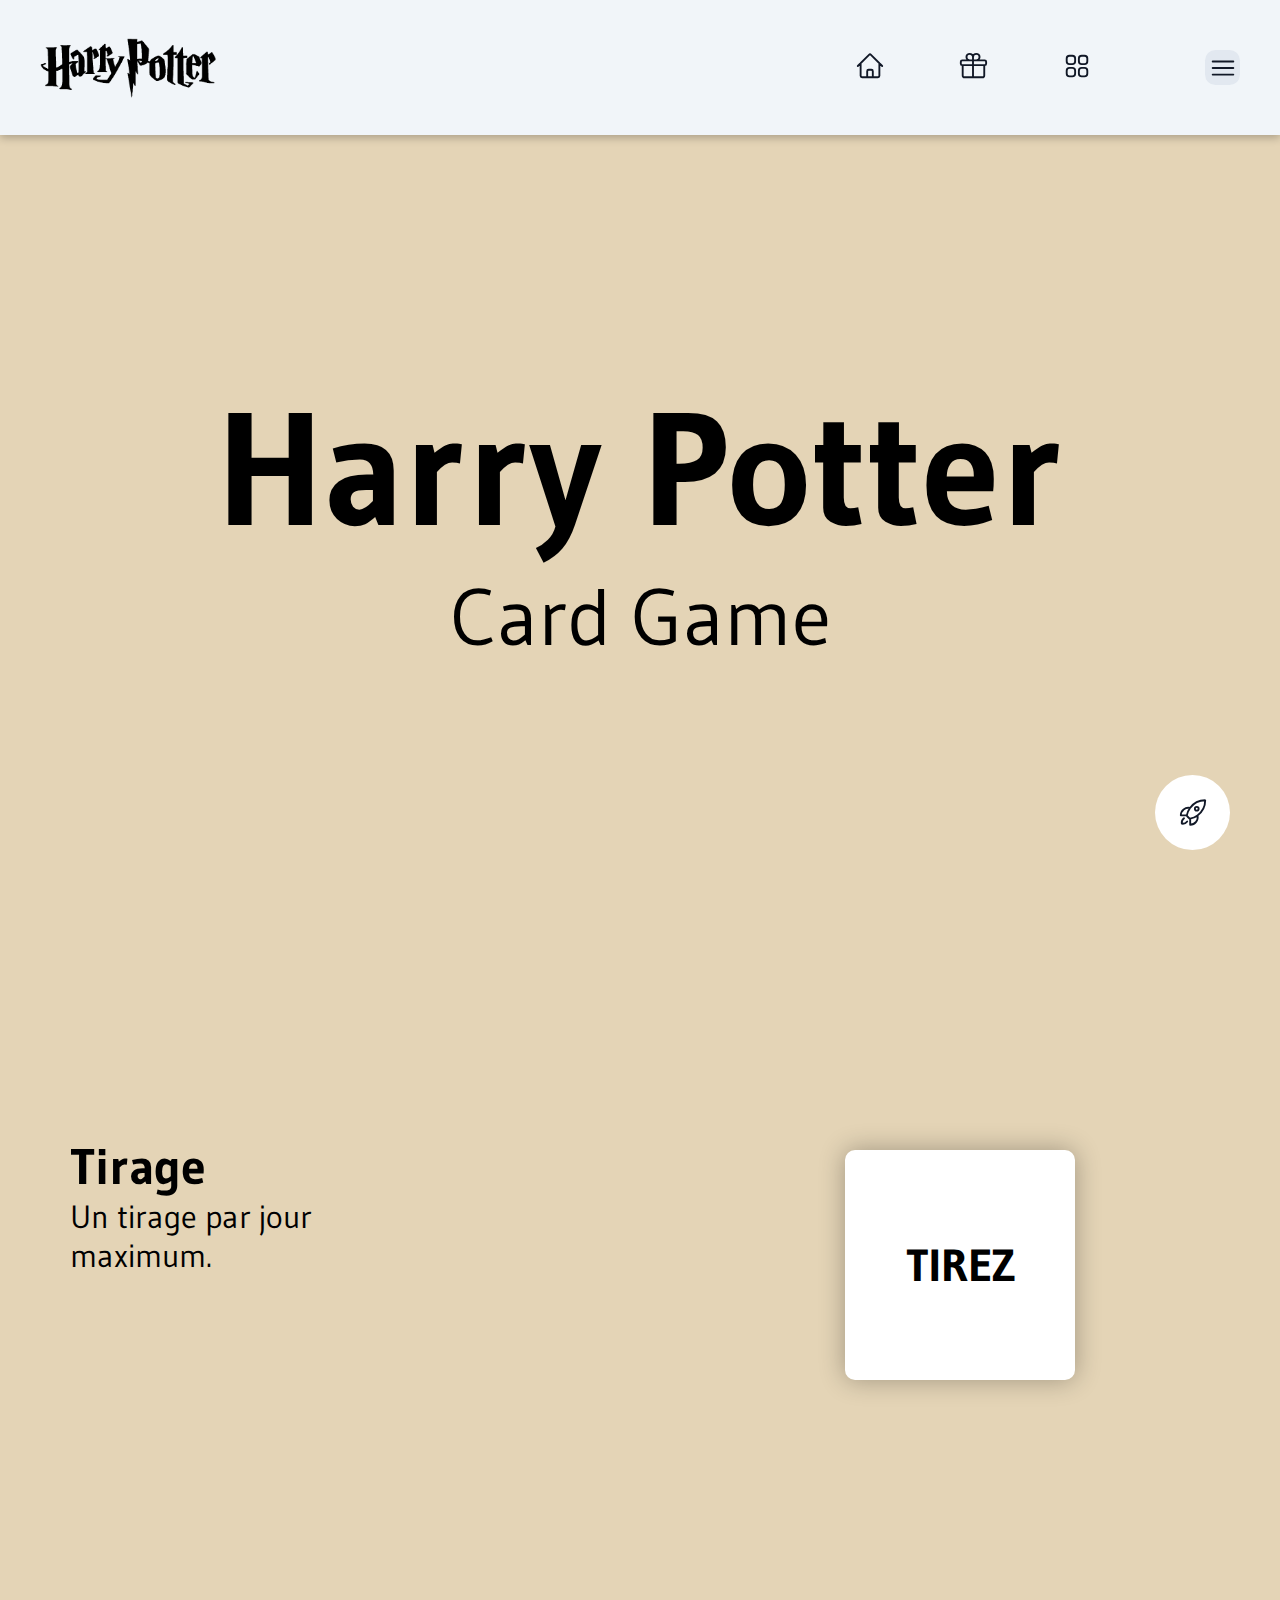
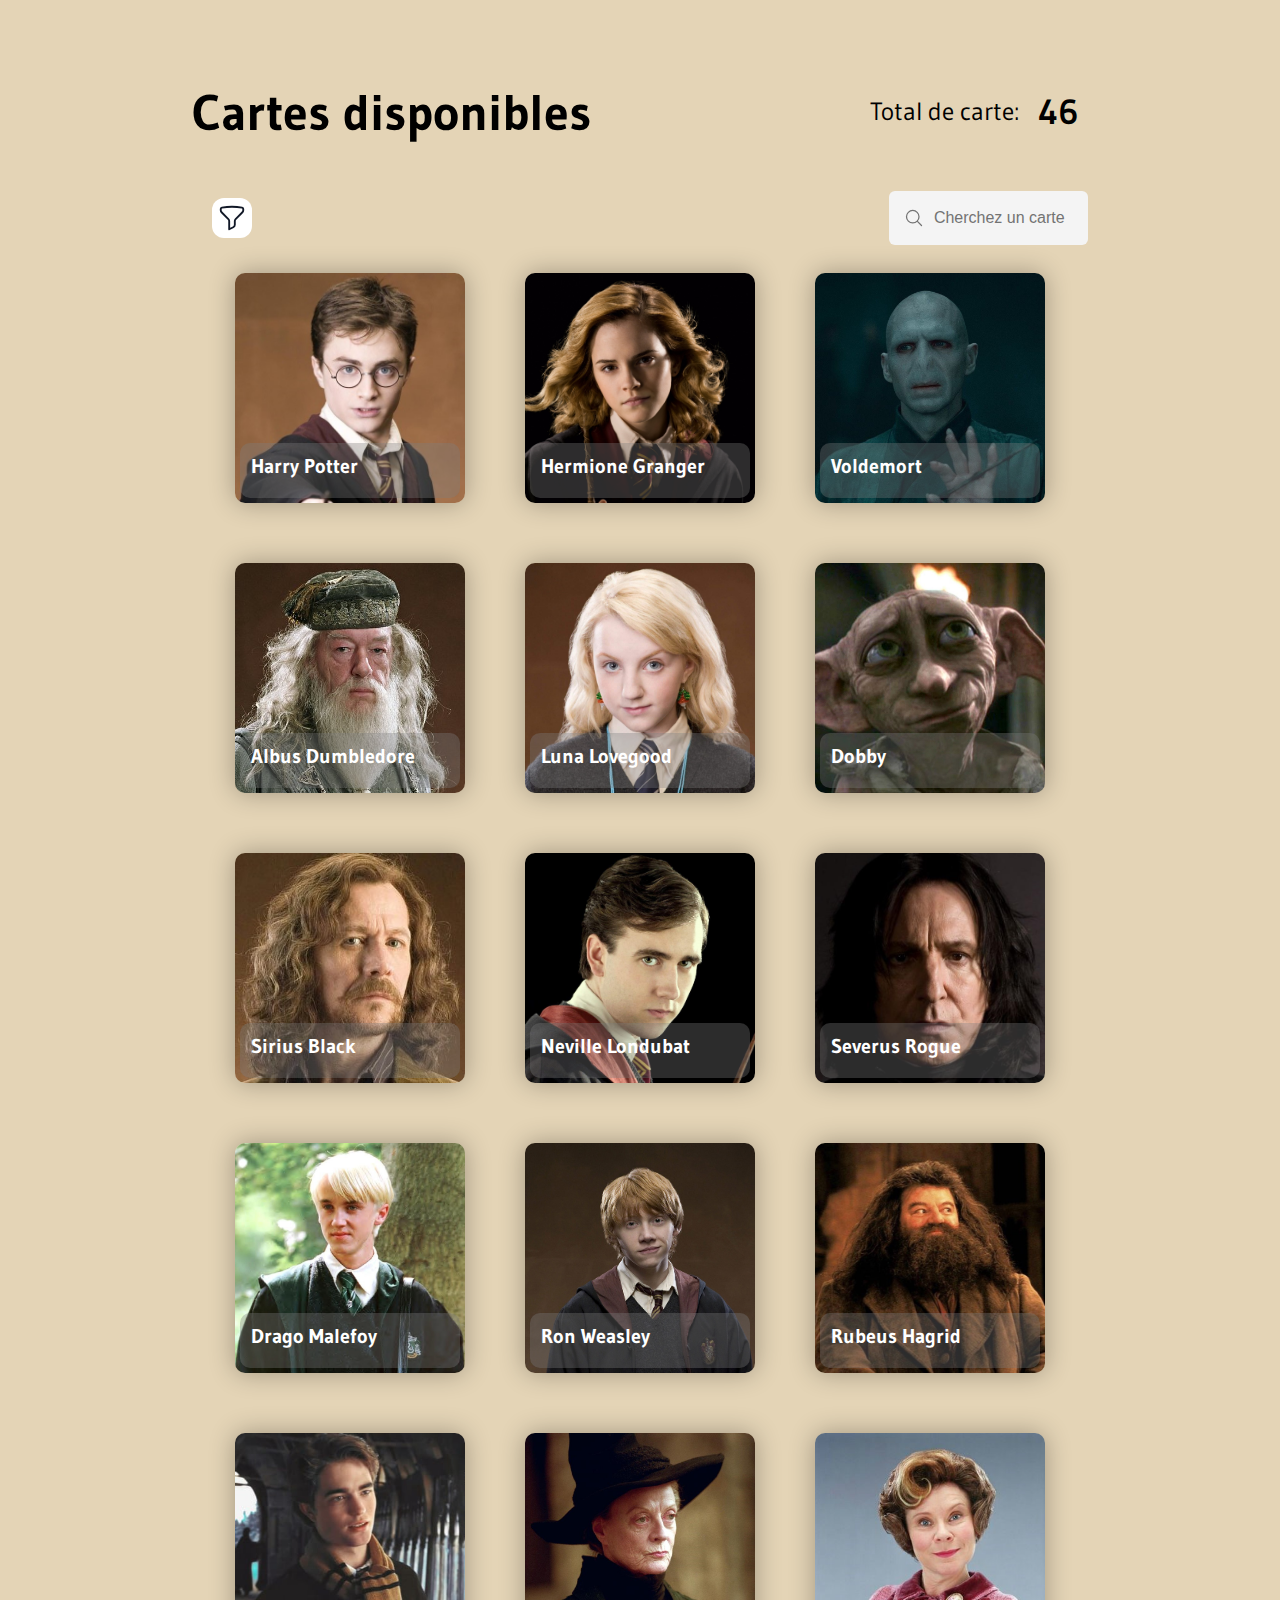
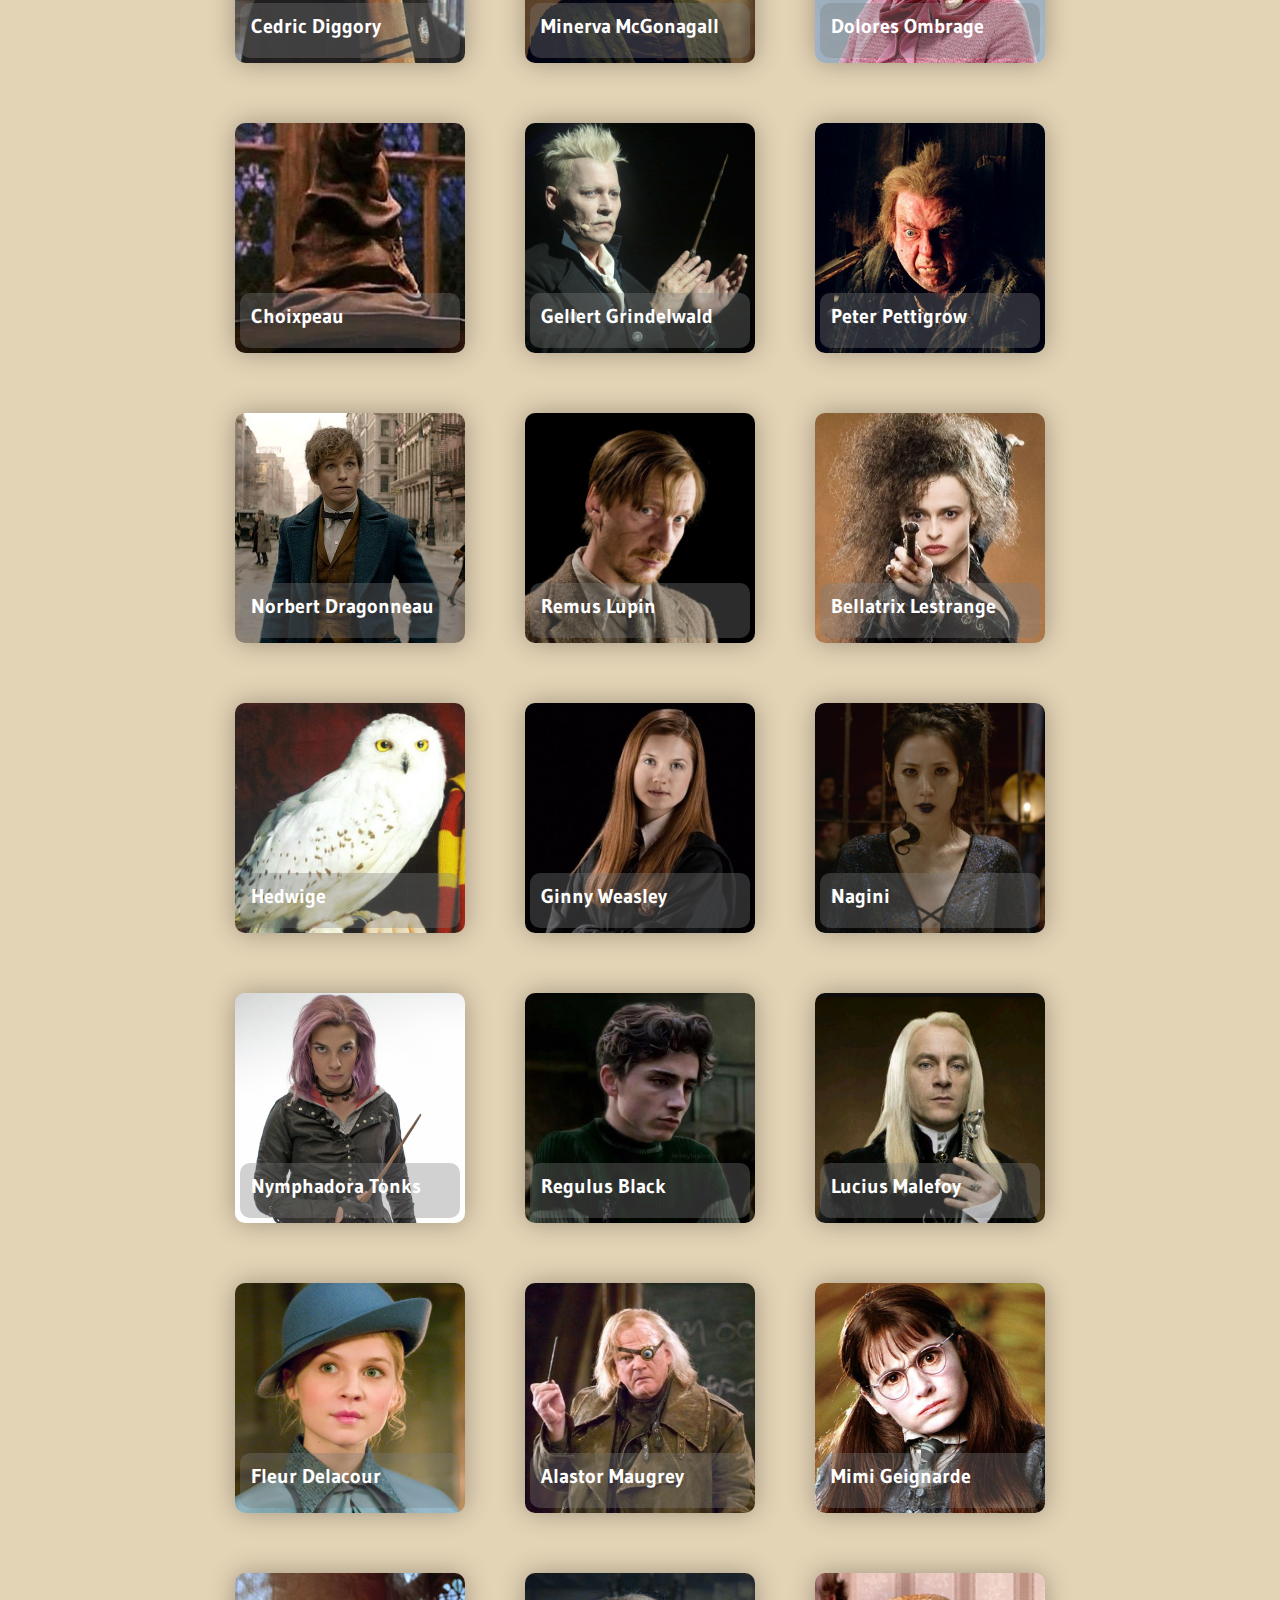
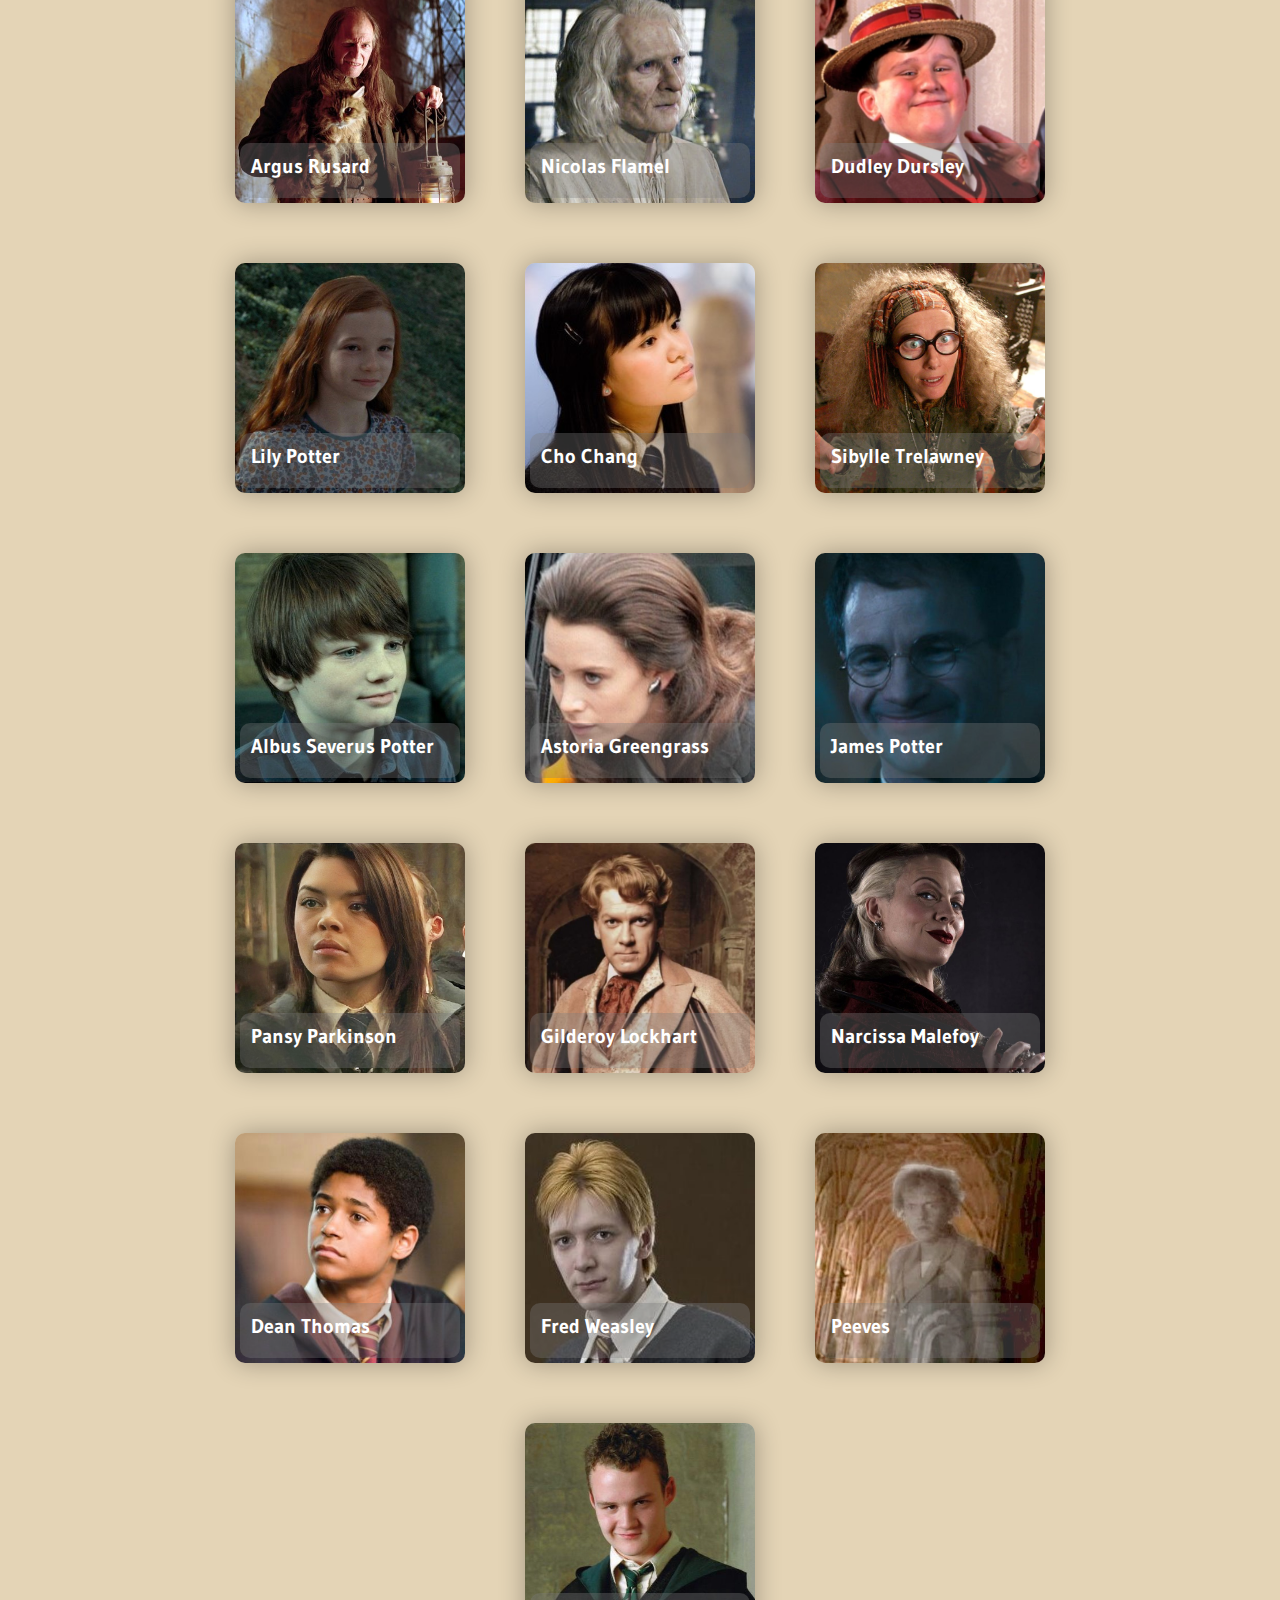
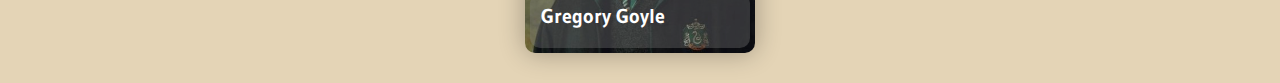
<file: Beta/index.html>
<!DOCTYPE html>
<html lang="en">
<head>
    <meta charset="UTF-8">
    <meta name="viewport" content="width=device-width, initial-scale=1.0">
    <title>Harry Potter</title>
    <link rel="stylesheet" href="css/style.css">
    <script src="scripts/script.js" defer></script>
</head>
<body>
    <header class="header">

        <img src="img/Harry_potter_logo.png" alt="">

        <div class="header-icon">

            <div class="header-menu">
                <a href="#"><svg xmlns="http://www.w3.org/2000/svg" id="menu"  fill="none" viewBox="0 0 24 24" stroke-width="1.5" stroke="currentColor" class="w-6 h-6">
                    <path stroke-linecap="round" stroke-linejoin="round" d="m2.25 12 8.954-8.955c.44-.439 1.152-.439 1.591 0L21.75 12M4.5 9.75v10.125c0 .621.504 1.125 1.125 1.125H9.75v-4.875c0-.621.504-1.125 1.125-1.125h2.25c.621 0 1.125.504 1.125 1.125V21h4.125c.621 0 1.125-.504 1.125-1.125V9.75M8.25 21h8.25" />
                </svg></a>
                <a href="#boster"><svg xmlns="http://www.w3.org/2000/svg" id="menu" fill="none" viewBox="0 0 24 24" stroke-width="1.5" stroke="currentColor" class="w-6 h-6">
                    <path stroke-linecap="round" stroke-linejoin="round" d="M21 11.25v8.25a1.5 1.5 0 0 1-1.5 1.5H5.25a1.5 1.5 0 0 1-1.5-1.5v-8.25M12 4.875A2.625 2.625 0 1 0 9.375 7.5H12m0-2.625V7.5m0-2.625A2.625 2.625 0 1 1 14.625 7.5H12m0 0V21m-8.625-9.75h18c.621 0 1.125-.504 1.125-1.125v-1.5c0-.621-.504-1.125-1.125-1.125h-18c-.621 0-1.125.504-1.125 1.125v1.5c0 .621.504 1.125 1.125 1.125Z" />
                </svg></a>
                <a href="#bibliotheque"><svg xmlns="http://www.w3.org/2000/svg" id="menu" fill="none" viewBox="0 0 24 24" stroke-width="1.5" stroke="currentColor" class="w-6 h-6">
                    <path stroke-linecap="round" stroke-linejoin="round" d="M3.75 6A2.25 2.25 0 0 1 6 3.75h2.25A2.25 2.25 0 0 1 10.5 6v2.25a2.25 2.25 0 0 1-2.25 2.25H6a2.25 2.25 0 0 1-2.25-2.25V6ZM3.75 15.75A2.25 2.25 0 0 1 6 13.5h2.25a2.25 2.25 0 0 1 2.25 2.25V18a2.25 2.25 0 0 1-2.25 2.25H6A2.25 2.25 0 0 1 3.75 18v-2.25ZM13.5 6a2.25 2.25 0 0 1 2.25-2.25H18A2.25 2.25 0 0 1 20.25 6v2.25A2.25 2.25 0 0 1 18 10.5h-2.25a2.25 2.25 0 0 1-2.25-2.25V6ZM13.5 15.75a2.25 2.25 0 0 1 2.25-2.25H18a2.25 2.25 0 0 1 2.25 2.25V18A2.25 2.25 0 0 1 18 20.25h-2.25A2.25 2.25 0 0 1 13.5 18v-2.25Z" />
                </svg></a>
            </div>
            
            <div class="header-mobile"><svg xmlns="http://www.w3.org/2000/svg" id="menu" fill="none" viewBox="0 0 24 24" stroke-width="1.5" stroke="currentColor" class="w-6 h-6">
                    <path stroke-linecap="round" stroke-linejoin="round" d="M3.75 6.75h16.5M3.75 12h16.5m-16.5 5.25h16.5" />
                </svg>
            </div>
        </div>

    </header>

    <nav class="nav-mobile">

        <div class="nav-mobile-close"><svg xmlns="http://www.w3.org/2000/svg" id="menu" fill="none" viewBox="0 0 24 24" stroke-width="1.5" stroke="currentColor" class="w-6 h-6">
            <path stroke-linecap="round" stroke-linejoin="round" d="M6 18 18 6M6 6l12 12" />
          </svg>          
        </div>


        <section class="top">

            <div class="nav-mobile-profil">
                <img src="img/profil_photo2.jpg" alt="">
                <div class="actions">
                    <a href="#" id="connexionButton" class="profilButton">Se connecter</a>
                    <a href="#" id="inscriptionButton" class="profilButton">S'inscrire</a>
                </div>
                <div class="container">
                    <div class="head">
                        <div class="title formTexte">Se connecter</div>
                        <div class="close">
                            <svg xmlns="http://www.w3.org/2000/svg" id="menu" fill="none" viewBox="0 0 24 24" stroke-width="1.5" stroke="currentColor" class="w-6 h-6">
                                <path stroke-linecap="round" stroke-linejoin="round" d="M6 18 18 6M6 6l12 12" />
                              </svg> 
                        </div>
                    </div>
                    <form action="#">
                        <div class="box">
                            <label for="" class="formTexte">Pseudonyme/email</label>
                            <input type="text" id="identifiant" placeholder="Entrez votre identifiant" required>
                        </div>
                        <div class="box">
                            <label for="" class="formTexte">Mot de passe</label>
                            <input type="password" name="" id="password" placeholder="Entrez votre mot de passe" required>
                        </div>
                        <div class="button">
                            <input type="submit" value="Valider">
                        </div>
                    </form>
                </div>
                
            </div>

            <ul class="nav-mobile-menu">
                <li><a href="#" >
                    <svg xmlns="http://www.w3.org/2000/svg" id="menu" fill="none" viewBox="0 0 24 24" stroke-width="1.5" stroke="currentColor" class="w-6 h-6">
                    <path stroke-linecap="round" stroke-linejoin="round" d="m2.25 12 8.954-8.955c.44-.439 1.152-.439 1.591 0L21.75 12M4.5 9.75v10.125c0 .621.504 1.125 1.125 1.125H9.75v-4.875c0-.621.504-1.125 1.125-1.125h2.25c.621 0 1.125.504 1.125 1.125V21h4.125c.621 0 1.125-.504 1.125-1.125V9.75M8.25 21h8.25" />
                </svg>
                Accueil</a></li>
                <li><a href="#boster" ><svg xmlns="http://www.w3.org/2000/svg" id="menu" fill="none" viewBox="0 0 24 24" stroke-width="1.5" stroke="currentColor" class="w-6 h-6">
                    <path stroke-linecap="round" stroke-linejoin="round" d="M21 11.25v8.25a1.5 1.5 0 0 1-1.5 1.5H5.25a1.5 1.5 0 0 1-1.5-1.5v-8.25M12 4.875A2.625 2.625 0 1 0 9.375 7.5H12m0-2.625V7.5m0-2.625A2.625 2.625 0 1 1 14.625 7.5H12m0 0V21m-8.625-9.75h18c.621 0 1.125-.504 1.125-1.125v-1.5c0-.621-.504-1.125-1.125-1.125h-18c-.621 0-1.125.504-1.125 1.125v1.5c0 .621.504 1.125 1.125 1.125Z" />
                </svg>
                Boster</a></li>
                <li><a href="#bibliotheque" >
                    <svg xmlns="http://www.w3.org/2000/svg" id="menu" fill="none" viewBox="0 0 24 24" stroke-width="1.5" stroke="currentColor" class="w-6 h-6">
                    <path stroke-linecap="round" stroke-linejoin="round" d="M3.75 6A2.25 2.25 0 0 1 6 3.75h2.25A2.25 2.25 0 0 1 10.5 6v2.25a2.25 2.25 0 0 1-2.25 2.25H6a2.25 2.25 0 0 1-2.25-2.25V6ZM3.75 15.75A2.25 2.25 0 0 1 6 13.5h2.25a2.25 2.25 0 0 1 2.25 2.25V18a2.25 2.25 0 0 1-2.25 2.25H6A2.25 2.25 0 0 1 3.75 18v-2.25ZM13.5 6a2.25 2.25 0 0 1 2.25-2.25H18A2.25 2.25 0 0 1 20.25 6v2.25A2.25 2.25 0 0 1 18 10.5h-2.25a2.25 2.25 0 0 1-2.25-2.25V6ZM13.5 15.75a2.25 2.25 0 0 1 2.25-2.25H18a2.25 2.25 0 0 1 2.25 2.25V18A2.25 2.25 0 0 1 18 20.25h-2.25A2.25 2.25 0 0 1 13.5 18v-2.25Z" />
                </svg>
                Collection</a></li>
            </ul>

        </section>

        <section class="middle">
            <div class="dark-txt">Theme</div>
            <div class="dark-mode">

            </div>
        </section>

        <section class="bottom">

            <p class="liens">Nos réseaux sociaux</p>

            <ul class="nav-mobile-social">
                <li><a href="#" class="liens">Facebook</a></li>
                <li><a href="#" class="liens">X</a></li>
                <li><a href="#" class="liens">Instagram</a></li>
                <li><a href="#" class="liens">Youtube</a></li>
            </ul>

        </section>
    </nav>
    
    <div class="mobile-overlay"></div>
    
    <div class="formInscription">
        <div class="containerInscription">
            <div class="headInscription">
                <div class="titleInscription formTexte">S'inscrire</div>
                <div class="closeIncription">
                    <a href="index.html"><svg xmlns="http://www.w3.org/2000/svg" id="menu" fill="none" viewBox="0 0 24 24" stroke-width="1.5" stroke="currentColor" class="w-6 h-6">
                        <path stroke-linecap="round" stroke-linejoin="round" d="M6 18 18 6M6 6l12 12" />
                      </svg> </a>
                </div>
            </div>
            <form action="#" id="form2">
                <div class="user-details">
                    <div class="boxInscription">
                        <label for="" class="formTexte">Nom complet</label>
                        <input type="text" id="nom" placeholder="Entrez votre nom" required>
                    </div>
                    <div class="boxInscription">
                        <label for="" class="formTexte">Pseudonyme</label>
                        <input type="text" id="pseudo" placeholder="Entrez votre pseudo" required>
                    </div>
                    <div class="boxInscription">
                        <label for="" class="formTexte">Numéro de téléphone</label>
                        <input type="number" id="numero" placeholder="Entrez votre numéro" required>
                    </div>
                    <div class="boxInscription">
                        <label for="" class="formTexte">Email</label>
                        <input type="email" id="email" placeholder="Entrez votre email" required>
                    </div>
                    <div class="boxInscription">
                        <label for="" class="formTexte">Mot de passe</label>
                        <input type="password" name="" id="password2" placeholder="Entrez votre mot de passe" required>
                        <div class="mdp" id="mdpError"></div>
                    </div>
                    <div class="boxInscription">
                        <label for="" class="formTexte">Confirmez le mot de passe</label>
                        <input type="password" name="" id="password-conf" placeholder="Confirmez votre mot de passe" required>
                        <div class="mdp-conf" id="mdpError-conf"></div>
                    </div>
                </div>
                <div class="sexe-details">
                    <legend class="formTexte">Sexe</legend>
                    <div class="category">
                        <div class="homme">
                            <label for="h" class="formTexte">Homme</label>
                            <input type="radio" name="sexe" id="h">
                        </div>
                        <div class="femme">
                            <label for="f" class="formTexte">Femme</label>
                            <input type="radio" name="sexe" id="f">
                        </div>
                    </div>
                </div>
                <div class="buttonInscription">
                    <input type="submit" value="Valider">
                </div>
            </form>
        </div>
    </div>

    <div class="form-overlay"></div>

    <main>
        <section id="echanges">
            <button class="btnFlottant"><svg xmlns="http://www.w3.org/2000/svg" id="menu" fill="none" viewBox="0 0 24 24" stroke-width="1.5" stroke="currentColor" class="w-6 h-6">
                <path stroke-linecap="round" stroke-linejoin="round" d="M15.59 14.37a6 6 0 0 1-5.84 7.38v-4.8m5.84-2.58a14.98 14.98 0 0 0 6.16-12.12A14.98 14.98 0 0 0 9.631 8.41m5.96 5.96a14.926 14.926 0 0 1-5.841 2.58m-.119-8.54a6 6 0 0 0-7.381 5.84h4.8m2.581-5.84a14.927 14.927 0 0 0-2.58 5.84m2.699 2.7c-.103.021-.207.041-.311.06a15.09 15.09 0 0 1-2.448-2.448 14.9 14.9 0 0 1 .06-.312m-2.24 2.39a4.493 4.493 0 0 0-1.757 4.306 4.493 4.493 0 0 0 4.306-1.758M16.5 9a1.5 1.5 0 1 1-3 0 1.5 1.5 0 0 1 3 0Z" />
                </svg>
                <p class="tip">Echanges</p>
            </button>
            
            <div class="echangeForm">
                <div class="headEchanges">
                    <div class="titleEchanges formTexte">Echanges</div>
                    <div class="closeEchanges">
                        <svg xmlns="http://www.w3.org/2000/svg" id="menu" fill="none" viewBox="0 0 24 24" stroke-width="1.5" stroke="currentColor" class="w-6 h-6">
                            <path stroke-linecap="round" stroke-linejoin="round" d="M6 18 18 6M6 6l12 12" />
                        </svg>
                    </div>
                </div>
                <form action="">
                    <div class="boxEchanges">
                        <label for="" class="formTexte">Friend tag</label>
                        <input type="text" id="nom" placeholder="Entrez votre nom" required>
                    </div>
                    <div class="boxEchanges">
                        <label for="" class="formTexte">Carte</label>
                        <input type="text" id="pseudo" placeholder="Entrez votre pseudo" required>
                    </div>
                    <div class="buttonEchanges">
                        <input type="submit" value="Envoyer !">
                    </div>
                </form>
            </div>
        </section>

        <section id="accueil">
            <div class="titre">
                <h1>Harry Potter</h1>
                <p>Card Game</p>
            </div>  
        </section>

        <section id="boster">
            <div class="gauche">
                <div class="boster-texte">
                    <h1>Tirage</h1>
                    <p>Un tirage par jour maximum.</p>
                </div>
            </div>
            <div class="droite">
                <div class="boster-texte">
                    <h2>TIREZ</h2>
                </div>
            </div>
        </section>

        <section id="bibliotheque">
            <div class="bibliotheque-description">
                <h1>Cartes disponibles</h1>
                <div class="total-carte">
                    <p>Total de carte:</p>
                    <h3>46</h3>
                </div>
            </div>
            <div class="options">
                <div class="filtre">
                    <div class="filtre-btn"><svg xmlns="http://www.w3.org/2000/svg" id="menu" fill="none" viewBox="0 0 24 24" stroke-width="1.5" stroke="currentColor" class="w-6 h-6">
                        <path stroke-linecap="round" stroke-linejoin="round" d="M12 3c2.755 0 5.455.232 8.083.678.533.09.917.556.917 1.096v1.044a2.25 2.25 0 0 1-.659 1.591l-5.432 5.432a2.25 2.25 0 0 0-.659 1.591v2.927a2.25 2.25 0 0 1-1.244 2.013L9.75 21v-6.568a2.25 2.25 0 0 0-.659-1.591L3.659 7.409A2.25 2.25 0 0 1 3 5.818V4.774c0-.54.384-1.006.917-1.096A48.32 48.32 0 0 1 12 3Z" />
                    </svg>
                    </div>
                    <div class="boite-filtre">
                        <div class="cartes-filtres">
                            <button class="active" data-name="tous">Tout</button>
                            <button data-name="Gry">Gryffondor</button>
                            <button data-name="Serp">Serpentard</button>
                            <button data-name="Serd">Serdaigle</button>
                            <button data-name="Pouf">Poufsouffle</button>
                            <button data-name="autres">Autre</button>
                        </div>
                    </div>
                </div>
                <div class="barre-recherche">
                    <label for="search">
                        <svg xmlns="http://www.w3.org/2000/svg" fill="none" viewBox="0 0 24 24" stroke-width="1.5" stroke="currentColor" class="w-6 h-6">
                            <path stroke-linecap="round" stroke-linejoin="round" d="m21 21-5.197-5.197m0 0A7.5 7.5 0 1 0 5.196 5.196a7.5 7.5 0 0 0 10.607 10.607Z" />
                        </svg>
                    </label>
                    <input type="text" id="search" placeholder="Cherchez un carte" autocomplete="off">  
                </div>
            </div>
            <div class="bibliotheque-1">
                <div class="boite">
                    
                </div>
            </div>
        </section>

    </main>
   
</body>
</html>
</file>
<file: Beta/css/style.css>
@import url('https://fonts.googleapis.com/css2?family=Gudea:ital,wght@0,400;0,700;1,400&display=swap');

*{
    margin:0;
    padding:0;
}

body {
    font-family: "Gudea", sans-serif;
    background-color: #e4d4b6;
}

html {
    scroll-behavior: smooth;
}

body.dark{
    background-color: #76603b;
}

::-webkit-scrollbar{
    width: 8px;
    height: 5px;
}

::-webkit-scrollbar-thumb{
    background-color: #ccc;
    border-radius: 10px;
}

.header {
    height: 60px;
    width: calc(100% - 20px);
    display: flex;
    align-items: center;
    justify-content: space-between;
    height: 15vh;
    width: 100%;
    background-color: #f1f5f9;
    box-shadow: rgba(0, 0, 0, 0.24) 0px 3px 8px;
}

.header.dark{
    background-color: #333;
}

.header img {
    max-height: 60px;
    margin: 40px;
}

.header-icon {
    max-height: 30vw;
    display: flex;
    align-items: center;
}

.header-menu{
    width: 30vw;
    display: flex;
    justify-content: space-evenly;
}

#menu{
    width: 30px;
    stroke: #111827;
}


#menu.dark{
    stroke: #f1f1f1;
} 


.header-mobile {
    height: 35px;
    width: 35px;
    border-radius: 30%;
    display: flex;
    align-items: center;
    justify-content: center;
    background-color: #e2e8f0;
    cursor: pointer;
    transition: 0.3s transform linear;
    margin: 40px;
}

.header-mobile:hover {
    transform: rotate(10deg);
}

.header-mobile.dark{
    background-color: #404040;
}

.header-mobile svg {

    width: 30px;
    height: 30px;
    stroke: #111827;
}

.mobile-overlay {
    position: fixed;
    top: 0;
    left: 0;
    width: 100vw;
    height: 100vh;
    background-color: rgba(0, 0, 0, 0.4);
    display: none;
    z-index: 2;
}

.mobile-overlay.active {
    display: block;
}

.nav-mobile {
    position: fixed;
    z-index: 7;
    top: 0;
    right: 0;
    width: 280px;
    height: calc(100vh - 60px);
    background-color: #e2e8f0;
    padding: 30px 15px;
    display: flex;
    flex-direction: column;
    justify-content: space-between;
    transform: translateX(100%);
    transition: 0.4s transform cubic-bezier(.32,.23,0,.89);
}

.nav-mobile.dark{
    background-color: #333;
}

.nav-mobile.active {
    transform: initial;
}

.nav-mobile-close {
    height: 35px;
    width: 35px;
    border-radius: 30%;
    display: flex;
    align-items: center;
    justify-content: center;
    background-color: #e2e8f0;
    cursor: pointer;
    transition: 0.3s transform linear;
    position: absolute;
    z-index: 4;
    top: 15px;
    right: 15px;
}

.nav-mobile-close.dark{
    background-color: #333;
}

.nav-mobile-close:hover {
    transform: rotate(10deg);
}

.nav-mobile-close svg {
    width: 30px;
    height: 30px;
    stroke: #111827;
}

.nav-mobile-profil {
    text-align: center;
    border-bottom:1px solid #6b7280;
    padding-bottom: 16px;
}

.nav-mobile-profil img {
    width: 100px;
    height: 100px;
    border-radius: 50%;
}


.nav-mobile-profil .actions {
    display: flex;
    justify-content: space-evenly;
    align-items: center;
    margin-top: 12px;
}

.nav-mobile-profil .actions a {
    background-color: #abafb6;
    color: #111827;
    border-radius: 5px;
    text-decoration: none;
    font-weight: bold;
    font-size: 20px;
    position:relative;
    transition: 0.5s; width: ease-in-out;
}

.actions a.dark{
    background-color: #525252;
    color: #f1f1f1;
}

.nav-mobile .container {
    margin-top: 15px;
    width: 90%;
    background-color: #f1f5f9;
    padding: 10px 15px;
    border-radius: 5px;
    display: none;
}


.nav-mobile .container.active {
    display: block;
}

.container .head{
    display: flex;
    justify-content: space-between;
    align-items: center;
}

.container .title {
    font-family: "Arial";
    font-size: 20px;
    font-weight: bold;
    position: relative;
}

.container .title::before {
    content: '';
    position: absolute;
    left: 0;
    bottom: 0;
    height: 3px;
    width: 30px;
    background-color: #e4d4b6 ;
}

.container .close{
    height: 30px;
    width: 30px;
    display: flex;
    align-items: center;
    justify-content: center;
    border-radius: 30%;
    background-color: #abafb6;
    cursor: pointer;
    transition: 0.3s transform linear;
}

.container.dark{
    background-color: #525252;
}

.container .close:hover {
    transform: rotate(10deg);
}

.container .close svg {
    width: 26px;
    height: 26px;
    stroke: #111827;
}

.close.dark{
    background-color:#656464;
}

form .box {
    display: flex;
    flex-direction: column;
    justify-content: flex-start;
    margin: 20px 0 12px 0;
    width: 100%;
}

form label {
    display: flex;
    justify-content: flex-start;
    font-weight: 500;
    margin-bottom: 5px;
}

form .box input {
    height: 40px;
    width: 100%;
    outline: none;
    border-radius: 5px;
    border: 1px solid #ccc;
    font-size: 16px;
    border-bottom-width: 2px;
    transition: all 0.3s ease;
}

.box input.dark{
    color: #f1f1f1;
    background-color: #333;
    border: 1px solid #696451;
}

.formTexte.dark{
    color: #f1f1f1;
}

form .box input:focus,
form .box input:valid {
    border-color: #696451;
}

form .box input.dark:focus,
form .box input.dark:valid {
    border-color: #ccc;
}

form .button {
    height: 45px;
    margin: 0;
}

form .button input {
    margin-top:  10px;
    height: 80%;
    width: 80%;
    outline: none;
    border: none;
    border-radius: 5px;
    font-size: 18px;
    font-weight: bold;
    letter-spacing: 1px;
    background-color: #e4d4b6;
    transition: 0.3s; width: ease-in-out;
}

form .button input:hover {
    font-size:20px ;
}

.nav-mobile-menu {
    padding: 0;
    margin: 0;
    list-style: none;
    margin-top: 32px;
    margin-bottom: 32px;
}

.nav-mobile-menu li {
    margin-bottom: 24px;
}

.nav-mobile-menu li:last-of-type {
    margin-bottom: initial;
}

.nav-mobile-menu li a {
    color: #111827;
    text-decoration: none;
    display: inline-flex;
    align-items: center;
    font-weight: bold;
    font-size: 20px;
    position: relative;
}

li a.dark{
    color: #f1f1f1;
}

.nav-mobile-menu li a:after {
    content: '';
    height: 2px;
    width: 0%;
    background-color: #111827;
    position: absolute;
    bottom: -6px;
    right: 0;
    transition: 0.3s; width: ease-in-out;
    
}

.nav-mobile-menu li a.dark:after{
    background-color: #f1f1f1;
}

.nav-mobile-menu li a:hover:after {
    width: 100%;
    left: 0;
}

.nav-mobile-menu li a svg {
    stroke: #111827;
    width: 18px;
    height: 18px;
    margin-right: 16px;
}

.middle {
    margin: 0;
    padding: 0;
    display: flex;
    justify-content: space-evenly;
    align-items: center;
}



.middle .dark-mode {
    position: relative;
    height: 33px;
    width: 75px;
    border-radius:25px;
    background-color: #333;
    box-shadow: 0 5px 10px rgba(0,0,0,0.1);
    cursor: pointer;
}

.dark-mode::before {
    content: '';
    position: absolute;
    height: 26px;
    width: 26px;
    background-color: #f1f5f9;
    border-radius: 50%;
    top: 50%;
    left: 4px;
    transform: translateY(-50%);
    transition: all 0.3s ease-in-out;
}

.dark-mode.dark::before {
    left: calc(100% - 26px - 4px);
}

.dark-mode.dark{
    background-color: #737373;
}

.dark-txt.dark{
    color: #f1f1f1;
}

.bottom p {
    padding: 8px;
    margin: 0;
    color: #111827;
    font-size: 16px;
    opacity: 0.8;
    text-transform: uppercase;
}

.nav-mobile-social {
    padding: 0;
    margin: 0;
    list-style: none;
    display: flex;
    justify-content: space-around;
    align-items: center;
}

.nav-mobile-social li a {
    color: #111827;
    text-decoration: none;
    font-size: 12px;
    opacity: 0.6;
    text-transform: uppercase;
    transition: 0.3s;
}

.nav-mobile-social li a:hover {
    opacity: 1;
}

.liens.dark{
    color: #f1f1f1;
}

.form-overlay {
    position: fixed;
    top: 0;
    left: 0;
    width: 100vw;
    height: 100vh;
    background-color: rgba(0, 0, 0, 0.4);
    display: none;
    z-index: 4;
}

.form-overlay.active {
    display: block;
}

.formInscription{
    position: absolute;
    left: 23vw;
    bottom: 4vh;
    z-index: 5;
    height: 80vh;
    display: flex;
    align-items: center;
    display: none;
}

.formInscription.active{
    display: block;
}

.containerInscription {
    max-width: 750px;
    width: 100%;
    background-color: #f1f5f9;
    padding: 25px 30px;
    border-radius: 5px;
}

.containerInscription.dark{
    background-color: #525252;
}

.containerInscription .headInscription{
    display: flex;
    justify-content: space-between;
    align-items: center;
}

.containerInscription .titleInscription {
    font-size: 25px;
    font-weight: bold;
    position: relative;
}

.containerInscription .titleInscription::before {
    content: '';
    position: absolute;
    left: 0;
    bottom: 0;
    height: 3px;
    width: 30px;
    background-color: #e4d4b6 ;
}

.containerInscription .closeIncription{
    height: 35px;
    width: 35px;
    display: flex;
    align-items: center;
    justify-content: center;
    border-radius: 30%;
    background-color: #abafb6;
    cursor: pointer;
    transition: 0.3s transform linear;
}

.closeIncription.dark{
    background-color:#656464;
}

.containerInscription .closeIncription:hover {
    transform: rotate(10deg);
}

.containerInscription .closeIncription svg {
    margin-top: 5px;
    width: 30px;
    height: 30px;
    stroke: #111827;
}

.containerInscription form .user-details {
    display: flex;
    flex-wrap: wrap;
    justify-content: space-between;
}

form .user-details .boxInscription {
    margin: 20px 0 12px 0;
    width: calc(100% / 2 - 20px);
}

.user-details .boxInscription input {
    height: 40px;
    width: 100%;
}

.user-details .boxInscription label {
    display: block;
    font-weight: 500;
    margin-bottom: 5px;
}

.user-details .boxInscription input {
    height: 45px ;
    width: 100%;
    outline: none;
    border-radius: 5px;
    border: 1px solid #ccc;
    padding-left: 15px;
    font-size: 16px;
    border-bottom-width: 2px;
    transition: all 0.3s ease;
}

.boxInscription input.dark{
    color: #f1f1f1;
    background-color: #333;
    border: 1px solid #696451;
}

.user-details .boxInscription input:focus,
.user-details .boxInscription input:valid {
    border-color: #696451;
}
.user-details .boxInscription input.dark:focus,
.user-details .boxInscription input.dark:valid {
    border-color: #ccc;
}

.sexe-details legend{
    font-size: 20px;
    font-weight: 500;
}

.sexe-details .category {
    width: 40%;
    display: flex;
    justify-content: space-between;
    margin: 14px 0;
}

form .buttonInscription {
    height: 45px;
    margin:  0;
}

form .buttonInscription input {
    height: 100%;
    width: 100%;
    outline: none;
    border: none;
    border-radius: 5px;
    font-size: 18px;
    font-weight: bold;
    letter-spacing: 1px;
    background-color: #e4d4b6;
    transition: 0.3s; width: ease-in-out;
}

form .buttonInscription input:hover {
    font-size:20px ;
}

@media (max-width: 584px) {
    .containerInscription {
        max-width: 100%;
    }

    form .user-details .boxInscription {
        margin: 20px 0 12px 0;
        width: 100%;
    }

    .sexe-details .category {
        width: 100%;
    }

    .containerInscription form .user-details {
        max-height: 300px;
        overflow-y: scroll;
    }

    .user-details::-webkit-scrollbar {
        width: 0;
    }
}


.btnFlottant{
    z-index: 6;
    position: fixed;
    bottom: 50px;
    right: 50px;
    width: 75px;
    height: 75px;
    border: none;
    cursor: pointer;
    border-radius: 50%;
    background: #fff;
    display: flex;
    justify-content: center;
    align-items: center;
    transition: 0.3s; width: ease-in-out;
}

.btnFlottant.dark{
    background-color: #333;
}

.btnFlottant.dark p{
    color: #fff;
    background-color: #555;
}

.btnFlottant:hover{
    width: 85px;
    height: 85px;
    bottom: 45px;
    right: 45px;
}

.btnFlottant svg{
    stroke: black;
    width: 35px;
    height: 35px;
}

.btnFlottant .tip {
    position: absolute;
    background: #f1f1f1;
    padding: 10px;
    font-size: 20px;
    border-radius: 5px;
    line-height: 1.4;
    text-align: left;
    width: auto;
    transform: translate(-120px, -50%);
    box-shadow: 0 2px 15px rgba(0,0,0,0.2);
    pointer-events: none;
    opacity: 0;
    visibility: hidden;
    transition: opacity 0.2s ease-out;
}

.btnFlottant:hover .tip{
    visibility: visible;
    opacity: 1;
}

.echangeForm{
    z-index: 6;
    font-family: "Arial";
    position: fixed;
    bottom: 140px;
    right: 50px;
    background-color: #f1f1f1;
    max-width: 750px;
    padding: 25px 30px;
    border-radius: 5px;
    display: none;
}

.echangeForm.dark{
    background-color: #555;
}

.echangeForm.active{
    display: block;
}

.headEchanges{
    display: flex;
    justify-content: space-between;
    align-items: center;
}


.echangeForm .closeEchanges{
    height: 30px;
    width: 30px;
    display: flex;
    align-items: center;
    justify-content: center;
    border-radius: 30%;
    background-color: #abafb6;
    cursor: pointer;
    transition: 0.3s transform linear;
}

.closeEchanges.dark{
    background-color: #333;
}

.echangeForm .closeEchanges:hover {
    transform: rotate(10deg);
}

form .buttonEchanges {
    height: 45px;
    margin:  0;
}

form .buttonEchanges input {
    margin-top: 10px;
    height: 100%;
    width: 100%;
    outline: none;
    border: none;
    border-radius: 5px;
    font-size: 18px;
    font-weight: bold;
    letter-spacing: 1px;
    background-color: #e4d4b6;
    transition: 0.3s; width: ease-in-out;
}

form .buttonEchanges input:hover {
    font-size:20px ;
}

form .boxEchanges{
    display: flex;
    flex-direction: column;
    justify-content: flex-start;
    margin: 20px 0 12px 0;
    width: 100%;
}

form .boxEchanges input{
    padding: 0px 10px;
    height: 40px;
    outline: none;
    border-radius: 5px;
    border: 1px solid #ccc;
    font-size: 16px;
    border-bottom-width: 2px;
    transition: all 0.3s ease;
}

form .boxEchanges.dark input{
    color: #f1f1f1;
    background-color: #333;
    border-color: #696451;
}

.echangeForm .titleEchanges {
    font-size: 25px;
    font-weight: bold;
    position: relative;
}

.echangeForm .titleEchanges::before {
    content: '';
    position: absolute;
    left: 0;
    bottom: 0;
    height: 3px;
    width: 30px;
    background-color: #e4d4b6 ;
}

.echangeForm label {
    display: flex;
    justify-content: flex-start;
    font-weight: 500;
    margin-bottom: 5px;
}

#accueil{
    height: 85vh;
    width: 100%;
    display: flex;
    justify-content: center;
    align-items: center;
}

.titre{
    display: flex;
    flex-direction: column;
    align-items: center;
    font-size: 80px;
    margin: 0;
    padding: 0; 
}

.titre.dark{
    color: #f1f1f1;
}

@media (max-width: 584px){
    #accueil{
        display: flex;
        justify-content: center;
        align-items: center;
    }

}

#boster{
    margin-top: 50px;
    display: flex;
    align-items: center;
}

#boster.dark{
    color: #fff;
}

.gauche{
    width: 50%;
    height: 70vh;
    display: flex;
    align-items: center;
    justify-content: center;
}

.gauche .boster-texte{
    position: relative;
    right: 100px;
    bottom: 60px;
    width: 300px;
    height: 200px;
    display: flex;
    flex-direction: column;
    justify-content: center;
}

.gauche .boster-texte h1{
    font-size: 50px;
}

.gauche .boster-texte p{
    font-size: 32px;
}

.droite{
    width: 50%;
    height: 70vh;
    display: flex;
    align-items: center;
    justify-content: center;
}

.droite .boster-texte{
    cursor: pointer;
    background-color: #fff;
    width: 230px;
    height: 230px;
    box-shadow: 0 0 26px rgba(0,0,0,0.3);
    border-radius: 10px;
    display: flex;
    align-items: center;
    justify-content: center;
    transition: 0.5s;
}

.droite .boster-texte.dark{
    background-color: #333;
}

.droite .boster-texte h2{
    font-size: 45px;
    user-select: none;
}

.droite .boster-texte:hover{
    width: 240px;
    height: 240px;
}

@media (max-width: 584px){
    #boster{
        display: flex;
        flex-direction: column;
        justify-content: center;
    }

    .gauche{
        width: 90%;
        height: 40vh;
    }
    .droite{
        width: 90%;
        height: 40vh;
    }
     
}

#bibliotheque{
    margin-top: 100px;
    display: flex;
    flex-direction: column;
    align-items: center;
}

.bibliotheque-description{
    width: 70%;
    display: flex;
    align-items: center;
    justify-content: space-between;
}

.bibliotheque-description.dark{
    color: #fff;
}

.bibliotheque-description h1{
    font-size: 50px;
}

.bibliotheque-description .total-carte{
    display: flex;
    align-items: center;
    justify-content: center;
}

.total-carte p{
    margin: 10px;
    font-size: 25px;
}

.total-carte h3{
    margin: 10px;
    font-size: 35px;
}

.options{
    margin-top: 50px;
    width: 70%;
    height: 50px;
    display: flex;
    align-items: center;
    justify-content: space-between;
}

.filtre{
    position: relative;
    display: flex;
    justify-content: space-between;
    align-items: center;
}

@media (max-width: 800px){
    .filtre{
        right: 0px;
    }
}

.filtre-btn{
    margin: 20px;
    height: 30px;
    width: 30px;
    padding: 5px;
    background-color: #fff;
    border-radius: 30%;
    cursor: pointer;
}

.filtre-btn.dark{
    background-color: #333;
}

.filtre-btn svg{
    width: 100%;
    height: 100%;
    stroke: #111827;
}

.boite-filtre{
    overflow: hidden;
}

.cartes-filtres{
    position: relative;
    padding: 20px;
    transform: translateX(-110%);
    transition: 0.4s transform cubic-bezier(.32,.23,0,.89);
}

.cartes-filtres.activ{
    transform: initial;
}

.cartes-filtres button{
    margin: 0px 15px;
    padding: 10px 20px;
    font-size: 18px;
    background: #fff;
    border: none;
    border-radius: 5px;
    cursor: pointer;
    box-shadow: 0 0 26px rgba(0,0,0,0.05);
}

.cartes-filtres button.dark{
    background-color: #333;
    color: #fff;
}

.cartes-filtres button.active{
    background-color: #333;
    color: #fff;
}

.cartes-filtres button.active.dark{
    background-color: #fff;
    color: black;
}

.barre-recherche {
    display: flex;
    align-items: center;
    max-width: 400px;
    background-color: #f4f4f4;
    border-radius: 6px;
    padding: 15px;
}

.barre-recherche.dark{
    background-color: #333;
}

.barre-recherche.active{
    max-width: auto;
}

.barre-recherche svg{
    width: 20px;
    position: relative;
    top: 2px;
    stroke: #737373;
    cursor: pointer;
}

.barre-recherche input{
    display: block;
    width: 100%;
    font-size: 16px;
    padding-left: 10px;
    outline: 0;
    border: 0;
    color: #000;
    background-color: #f4f4f4;
}

.barre-recherche input.dark{
    color: #f1f1f1;
    background-color: #333;
}

.barre-recherche.active input{
    display: none;
}

.barre-recherche input::placeholder{
    color: #737373;
}

.bibliotheque-1{
    width: 80%;
    min-height: 400px;
    position: relative;
    overflow-y: scroll;
}

.boite{
    display: flex;
    justify-content: center;
    flex-wrap: wrap;
}

.carte{
    position: relative;
    height: 230px;
    width: 230px;
    margin: 30px;
    box-shadow: 0 0 26px rgba(0,0,0,0.3);
    border-radius: 10px;
    overflow: hidden;
    cursor: pointer;
    transition: 0.5s;
}

.carte.hide{
    display: none;
}

.tag{
    z-index: 5;
    width: 210px;
    margin: 5px;
    position: absolute;
    display: flex;
    justify-content: space-between;
    opacity: 0;
    transition: 0.5s;
}

.tag .autre{
    padding: 2px 5px;
    color: #fff;
    background: rgba(94, 94, 94, 0.7);
    border-radius: 4px;
}

.tag .gryffondor{
    padding: 2px 5px;
    color: #fff;
    background: rgb(134, 30, 30, 0.7);
    border-radius: 4px;
}

.tag .serpentard{
    padding: 2px 5px;
    color: #fff;
    background: rgba(27, 84, 27, 0.7);
    border-radius: 4px;
}

.tag .serdaigle{
    padding: 2px 5px;
    color: #fff;
    background: rgba(59, 72, 122, 0.7);
    border-radius: 4px;
}

.tag .poufsouffle{
    padding: 2px 5px;
    color: #fff;
    background: rgba(122, 122, 59, 0.7);
    border-radius: 4px;
}

.tag .acquis{
    padding: 2px 5px;
    color: #fff;
    background: rgba(60, 62, 59, 0.7);
    border: 2px solid #08740f;
    border-radius: 4px;
}

.tag .non-acquis{
    padding: 2px 5px;
    color: #fff;
    background: rgba(60, 62, 59, 0.7);
    border: 2px solid #535353;
    border-radius: 4px;
}

#bibliotheque img{
    height: 100%;
    width: 100%;
    transition: 0.5s;
}

.carte-texte{
    position: absolute;
    height: 55px;
    width: 220px;
    padding: 6px;
    margin: 5px;
    border-radius: 10px;
    bottom: 0px;
    box-sizing: border-box;
    background: rgba(125, 125, 125, 0.35);
    color: #fff;
    transition: 0.5s;
    overflow: hidden;
}



.nom{
    margin: 5px;
    font-size: 20px;
    transition: 0.5s;
}

.acteur{
    font-size: 15px;
    margin: 10px;
    visibility: hidden;
    opacity: 0;
    transition: 0.5s;
}

.carte:hover .tag{
    opacity: 1;
}

.carte:hover .carte-texte{
    height: 95px;
    transition: 0.5s;
    background: rgba(125, 125, 125, 0.8);
}

.carte:hover .carte-texte.long{
    height: 120px;
}

.carte:hover .nom{
    margin: 10px;
}

.carte:hover .acteur{
    visibility: visible;
    opacity: 1;
}

.carte:hover img{
    transform: scale(1.1) rotate(-3deg);
}
</file>
